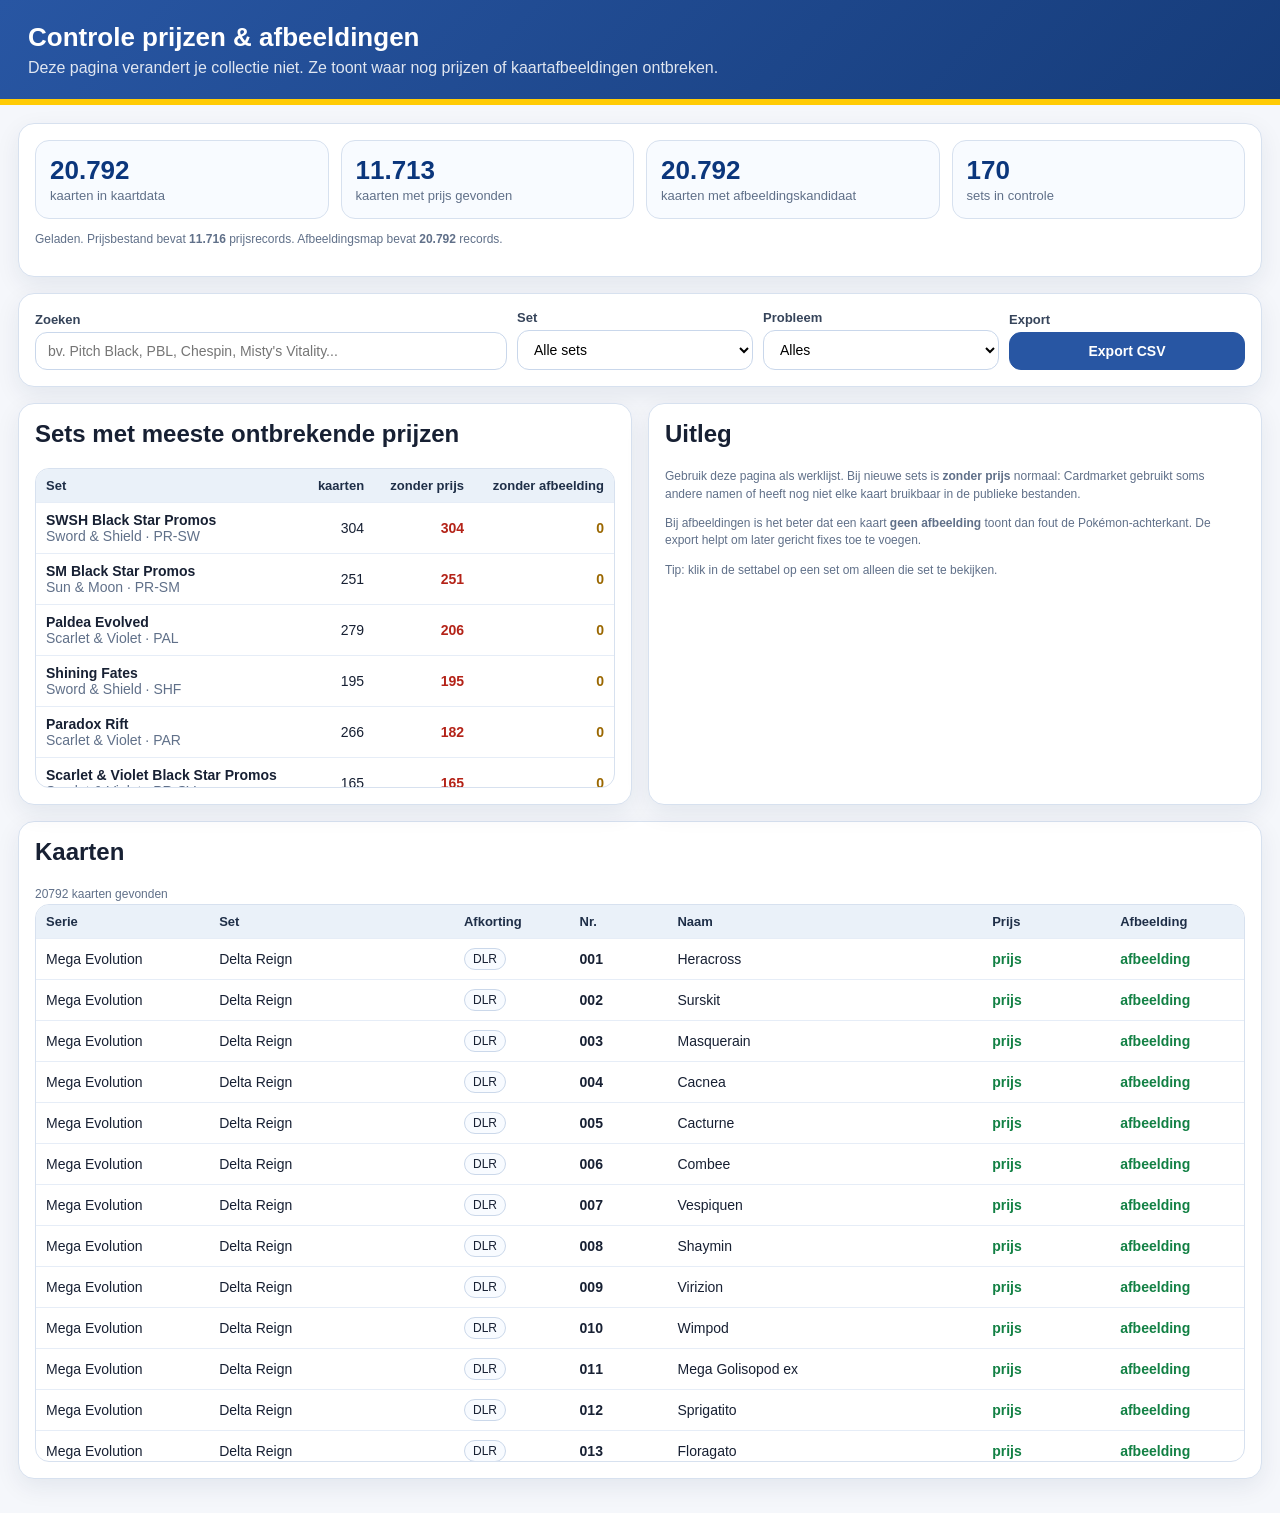
<file: controle.html>
<!DOCTYPE html>
<html lang="nl">
<head>
<meta charset="UTF-8" />
<meta name="viewport" content="width=device-width, initial-scale=1.0" />
<title>Pokémon TCG Checklist — Controle</title>
<style>
:root{--bg:#f5f7fb;--panel:#fff;--text:#172033;--muted:#607089;--border:#d7e1ef;--blue:#2856a3;--green:#128044;--red:#b42318;--yellow:#ffcb05;}
*{box-sizing:border-box} body{margin:0;font-family:Arial,Helvetica,sans-serif;background:var(--bg);color:var(--text)}
header{padding:22px 28px;background:linear-gradient(135deg,#2856a3,#163c7a);color:white;border-bottom:6px solid var(--yellow)}
header h1{margin:0 0 6px;font-size:26px} header p{margin:0;color:rgba(255,255,255,.86)}
main{padding:18px;max-width:1400px;margin:auto}.panel{background:var(--panel);border:1px solid var(--border);border-radius:16px;box-shadow:0 8px 24px rgba(15,40,80,.08);padding:16px;margin-bottom:16px}
.grid{display:grid;grid-template-columns:repeat(4,1fr);gap:12px}.stat{border:1px solid var(--border);border-radius:14px;padding:14px;background:#f8fbff}.stat b{display:block;font-size:26px;color:#0b367c}.stat span{font-size:13px;color:var(--muted)}
.controls{display:grid;grid-template-columns:2fr 1fr 1fr 1fr;gap:10px;align-items:end}label{display:block;font-size:13px;font-weight:700;margin:0 0 5px;color:#36445a}input,select,button{width:100%;border:1px solid #c9d7eb;border-radius:12px;padding:10px 12px;font-size:14px;background:white}button{cursor:pointer;font-weight:700;color:#12376f}button.primary{background:var(--blue);border-color:var(--blue);color:white}button:hover{background:#eef4ff}button.primary:hover{background:#173f82}
.small{font-size:12px;color:var(--muted);line-height:1.45}.ok{color:var(--green);font-weight:700}.bad{color:var(--red);font-weight:700}.warn{color:#9a6700;font-weight:700}.badge{display:inline-block;border:1px solid #cbd8ea;border-radius:999px;background:#f8fbff;padding:3px 8px;font-size:12px;white-space:nowrap}
.tablewrap{overflow:auto;max-height:62vh;border:1px solid var(--border);border-radius:14px}table{width:100%;border-collapse:collapse;font-size:14px}th,td{padding:9px 10px;border-bottom:1px solid #e6edf7;text-align:left;vertical-align:middle}th{position:sticky;top:0;background:#eaf1f9;z-index:2;color:#1f2f48;font-size:13px}tr:hover td{background:#f8fbff}.num{text-align:right;font-variant-numeric:tabular-nums}.setrow{cursor:pointer}.setrow.active td{background:#e9f7ef!important}.muted{color:var(--muted)}
.two{display:grid;grid-template-columns:1fr 1fr;gap:16px}@media(max-width:900px){.grid,.controls,.two{grid-template-columns:1fr}.tablewrap{max-height:none}}
</style>
</head>
<body>
<header>
  <h1>Controle prijzen & afbeeldingen</h1>
  <p>Deze pagina verandert je collectie niet. Ze toont waar nog prijzen of kaartafbeeldingen ontbreken.</p>
</header>
<main>
  <section class="panel">
    <div class="grid">
      <div class="stat"><b id="statCards">—</b><span>kaarten in kaartdata</span></div>
      <div class="stat"><b id="statPrices">—</b><span>kaarten met prijs gevonden</span></div>
      <div class="stat"><b id="statImages">—</b><span>kaarten met afbeeldingskandidaat</span></div>
      <div class="stat"><b id="statSets">—</b><span>sets in controle</span></div>
    </div>
    <p class="small" id="status">Data laden...</p>
  </section>

  <section class="panel">
    <div class="controls">
      <div><label>Zoeken</label><input id="q" type="search" placeholder="bv. Pitch Black, PBL, Chespin, Misty's Vitality..." /></div>
      <div><label>Set</label><select id="setFilter"><option value="">Alle sets</option></select></div>
      <div><label>Probleem</label><select id="issueFilter"><option value="all">Alles</option><option value="missingPrice">Zonder prijs</option><option value="missingImage">Zonder afbeelding</option><option value="missingBoth">Zonder prijs én afbeelding</option></select></div>
      <div><label>Export</label><button id="exportBtn" class="primary">Export CSV</button></div>
    </div>
  </section>

  <section class="two">
    <div class="panel">
      <h2 style="margin-top:0">Sets met meeste ontbrekende prijzen</h2>
      <div class="tablewrap" style="max-height:320px"><table><thead><tr><th>Set</th><th class="num">kaarten</th><th class="num">zonder prijs</th><th class="num">zonder afbeelding</th></tr></thead><tbody id="setBody"></tbody></table></div>
    </div>
    <div class="panel">
      <h2 style="margin-top:0">Uitleg</h2>
      <p class="small">Gebruik deze pagina als werklijst. Bij nieuwe sets is <b>zonder prijs</b> normaal: Cardmarket gebruikt soms andere namen of heeft nog niet elke kaart bruikbaar in de publieke bestanden.</p>
      <p class="small">Bij afbeeldingen is het beter dat een kaart <b>geen afbeelding</b> toont dan fout de Pokémon-achterkant. De export helpt om later gericht fixes toe te voegen.</p>
      <p class="small">Tip: klik in de settabel op een set om alleen die set te bekijken.</p>
    </div>
  </section>

  <section class="panel">
    <h2 style="margin-top:0">Kaarten</h2>
    <div class="small" id="resultCount">—</div>
    <div class="tablewrap"><table><thead><tr><th>Serie</th><th>Set</th><th>Afkorting</th><th>Nr.</th><th>Naam</th><th>Prijs</th><th>Afbeelding</th></tr></thead><tbody id="cardBody"></tbody></table></div>
  </section>
</main>
<script>
const $ = id => document.getElementById(id);
let cards = [], priceIndex = new Map(), imageIndex = new Map(), filtered = [];

function keyOf(c){ return c.key || [c.series,c.set,c.abbr,c.num,c.name].join('|'); }
function setKey(c){ return [c.series||'',c.set||'',c.abbr||''].join('|'); }
function norm(s){ return String(s||'').toLowerCase().normalize('NFD').replace(/[\u0300-\u036f]/g,'').replace(/[^a-z0-9]+/g,' ').trim(); }
function possibleKeys(c){
  const num = String(c.num||'').replace(/^0+(?=\d)/,'');
  return [keyOf(c), [c.series,c.set,c.abbr,c.num,c.name].join('|'), [c.series,c.set,c.abbr,num,c.name].join('|'), [c.abbr,c.num,c.name].join('|'), [c.abbr,num,c.name].join('|')].filter(Boolean);
}
async function fetchJson(path){ const res = await fetch(path + '?v=' + Date.now(), {cache:'reload'}); if(!res.ok) throw new Error(path + ' niet gevonden'); return await res.json(); }
function buildPriceIndex(data){
  const idx = new Map();
  const containers = [data?.prices, data?.cards, data?.priceMap, data?.data, data].filter(Boolean);
  for(const obj of containers){
    if(Array.isArray(obj)){
      for(const item of obj){
        if(!item || typeof item !== 'object') continue;
        const k = item.key || item.cardKey || item.appKey || item.id || item.card_id;
        if(k) idx.set(String(k), item);
      }
    } else if(typeof obj === 'object') {
      for(const [k,v] of Object.entries(obj)){
        if(v && typeof v === 'object') idx.set(String(k), v);
      }
    }
  }
  return idx;
}
function buildImageIndex(data){
  const idx = new Map();
  const images = data?.images || data?.cards || data || {};
  if(images && typeof images === 'object') for(const [k,v] of Object.entries(images)) idx.set(String(k), v);
  return idx;
}
function hasPrice(c){
  for(const k of possibleKeys(c)){
    const p = priceIndex.get(k);
    if(!p) continue;
    const values = [p.price,p.trend,p.trendPrice,p.avg,p.average,p.avg30,p.low,p.value,p.current,p.currentPrice];
    if(values.some(v => v !== undefined && v !== null && String(v).trim() !== '' && String(v).trim() !== '—')) return true;
  }
  return false;
}
function hasImage(c){
  for(const k of possibleKeys(c)){
    const im = imageIndex.get(k);
    if(!im) continue;
    if(typeof im === 'string' && im.trim()) return true;
    if(im.bestUrl || im.url || im.image || im.large || (Array.isArray(im.candidates) && im.candidates.length)) return true;
  }
  return false;
}
function priceLabel(c){ return hasPrice(c) ? '<span class="ok">prijs</span>' : '<span class="bad">geen prijs</span>'; }
function imageLabel(c){ return hasImage(c) ? '<span class="ok">afbeelding</span>' : '<span class="warn">geen afbeelding</span>'; }
function computeSetStats(){
  const map = new Map();
  for(const c of cards){
    const k = setKey(c);
    if(!map.has(k)) map.set(k,{series:c.series||'',set:c.set||'',abbr:c.abbr||'',total:0,missingPrice:0,missingImage:0});
    const s = map.get(k); s.total++; if(!hasPrice(c)) s.missingPrice++; if(!hasImage(c)) s.missingImage++;
  }
  return [...map.values()].sort((a,b)=> b.missingPrice-a.missingPrice || b.missingImage-a.missingImage || a.set.localeCompare(b.set));
}
function renderSets(){
  const body = $('setBody'); body.innerHTML = '';
  for(const s of computeSetStats().slice(0,80)){
    const tr = document.createElement('tr'); tr.className = 'setrow'; tr.dataset.key = [s.series,s.set,s.abbr].join('|');
    tr.innerHTML = `<td><b>${s.set}</b><br><span class="muted">${s.series} · ${s.abbr}</span></td><td class="num">${s.total}</td><td class="num bad">${s.missingPrice}</td><td class="num warn">${s.missingImage}</td>`;
    tr.onclick = () => { $('setFilter').value = tr.dataset.key; applyFilters(); };
    body.appendChild(tr);
  }
}
function fillSetFilter(){
  const sel = $('setFilter');
  const sets = [...new Map(cards.map(c => [setKey(c), c])).entries()].map(([k,c])=>({k, label:`${c.set} (${c.abbr || '—'})`})).sort((a,b)=>a.label.localeCompare(b.label));
  for(const s of sets){ const opt = document.createElement('option'); opt.value=s.k; opt.textContent=s.label; sel.appendChild(opt); }
}
function applyFilters(){
  const q = norm($('q').value); const sf = $('setFilter').value; const issue = $('issueFilter').value;
  filtered = cards.filter(c => {
    if(sf && setKey(c)!==sf) return false;
    if(q && !norm([c.series,c.set,c.abbr,c.num,c.name].join(' ')).includes(q)) return false;
    const p = hasPrice(c), im = hasImage(c);
    if(issue==='missingPrice' && p) return false;
    if(issue==='missingImage' && im) return false;
    if(issue==='missingBoth' && (p || im)) return false;
    return true;
  });
  renderCards();
}
function renderCards(){
  $('resultCount').textContent = `${filtered.length} kaarten gevonden`;
  const body = $('cardBody'); body.innerHTML = '';
  for(const c of filtered.slice(0,1000)){
    const tr = document.createElement('tr');
    tr.innerHTML = `<td>${c.series||''}</td><td>${c.set||''}</td><td><span class="badge">${c.abbr||'—'}</span></td><td><b>${c.num||''}</b></td><td>${c.name||''}</td><td>${priceLabel(c)}</td><td>${imageLabel(c)}</td>`;
    body.appendChild(tr);
  }
  if(filtered.length > 1000){ const tr = document.createElement('tr'); tr.innerHTML = `<td colspan="7" class="small">Alleen eerste 1000 rijen getoond. Gebruik zoek/filter of exporteer CSV.</td>`; body.appendChild(tr); }
}
function exportCsv(){
  const rows = [['serie','set','afkorting','nummer','naam','heeftPrijs','heeftAfbeelding']];
  for(const c of filtered) rows.push([c.series,c.set,c.abbr,c.num,c.name,hasPrice(c)?'ja':'nee',hasImage(c)?'ja':'nee']);
  const csv = rows.map(r => r.map(v => '"'+String(v??'').replaceAll('"','""')+'"').join(';')).join('\n');
  const blob = new Blob([csv], {type:'text/csv;charset=utf-8'});
  const a = document.createElement('a'); a.href = URL.createObjectURL(blob); a.download = 'pokemon_controle_export.csv'; a.click(); URL.revokeObjectURL(a.href);
}
async function init(){
  try{
    const [cardData, priceData, imageData] = await Promise.all([fetchJson('pokemon_cards_data.json'), fetchJson('prices.json').catch(()=>({})), fetchJson('pokemon_image_map.json').catch(()=>({}))]);
    cards = Array.isArray(cardData) ? cardData : (cardData.cards || []);
    priceIndex = buildPriceIndex(priceData); imageIndex = buildImageIndex(imageData);
    const priced = cards.filter(hasPrice).length, imaged = cards.filter(hasImage).length;
    $('statCards').textContent = cards.length.toLocaleString('nl-BE'); $('statPrices').textContent = priced.toLocaleString('nl-BE'); $('statImages').textContent = imaged.toLocaleString('nl-BE'); $('statSets').textContent = new Set(cards.map(setKey)).size.toLocaleString('nl-BE');
    $('status').innerHTML = `Geladen. Prijsbestand bevat <b>${priceIndex.size.toLocaleString('nl-BE')}</b> prijsrecords. Afbeeldingsmap bevat <b>${imageIndex.size.toLocaleString('nl-BE')}</b> records.`;
    fillSetFilter(); renderSets(); applyFilters();
  }catch(err){ $('status').innerHTML = '<span class="bad">Fout bij laden:</span> ' + err.message; console.error(err); }
}
$('q').addEventListener('input', applyFilters); $('setFilter').addEventListener('change', applyFilters); $('issueFilter').addEventListener('change', applyFilters); $('exportBtn').addEventListener('click', exportCsv);
init();
</script>
</body>
</html>
</file>
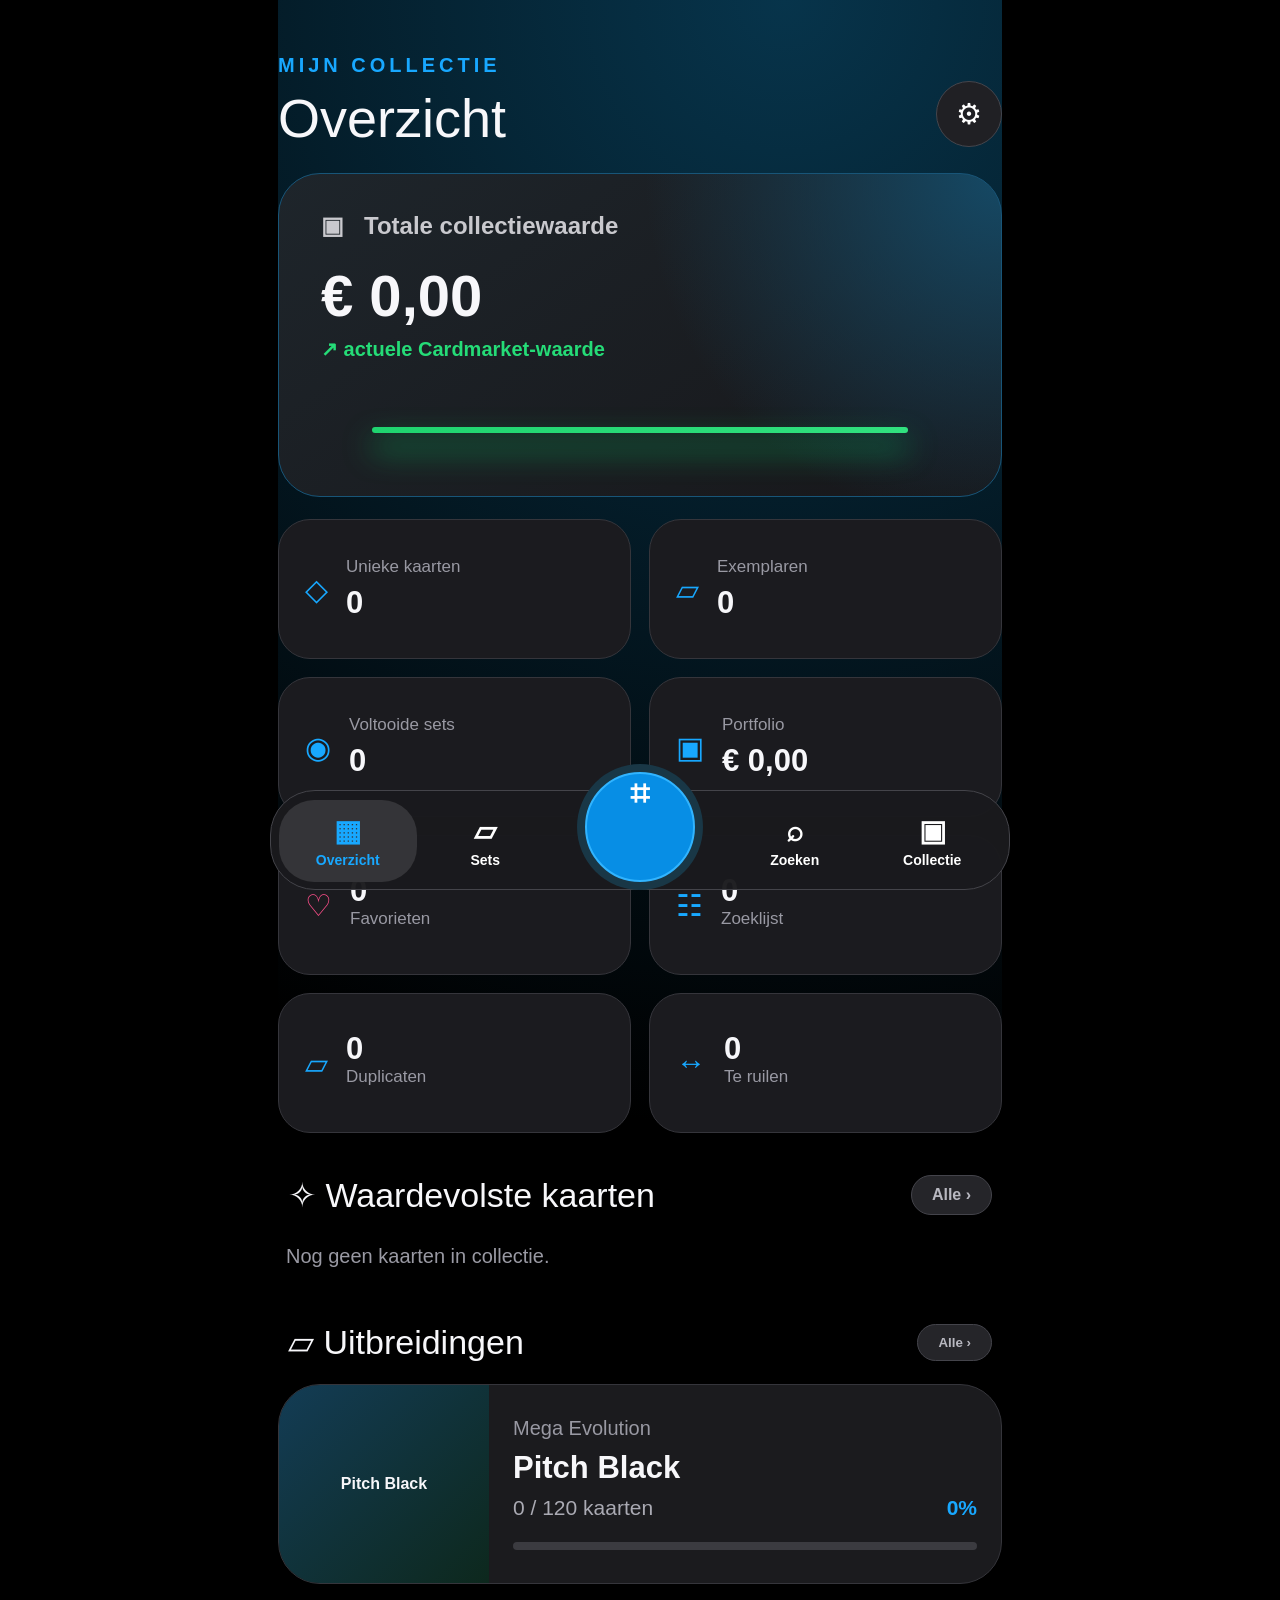
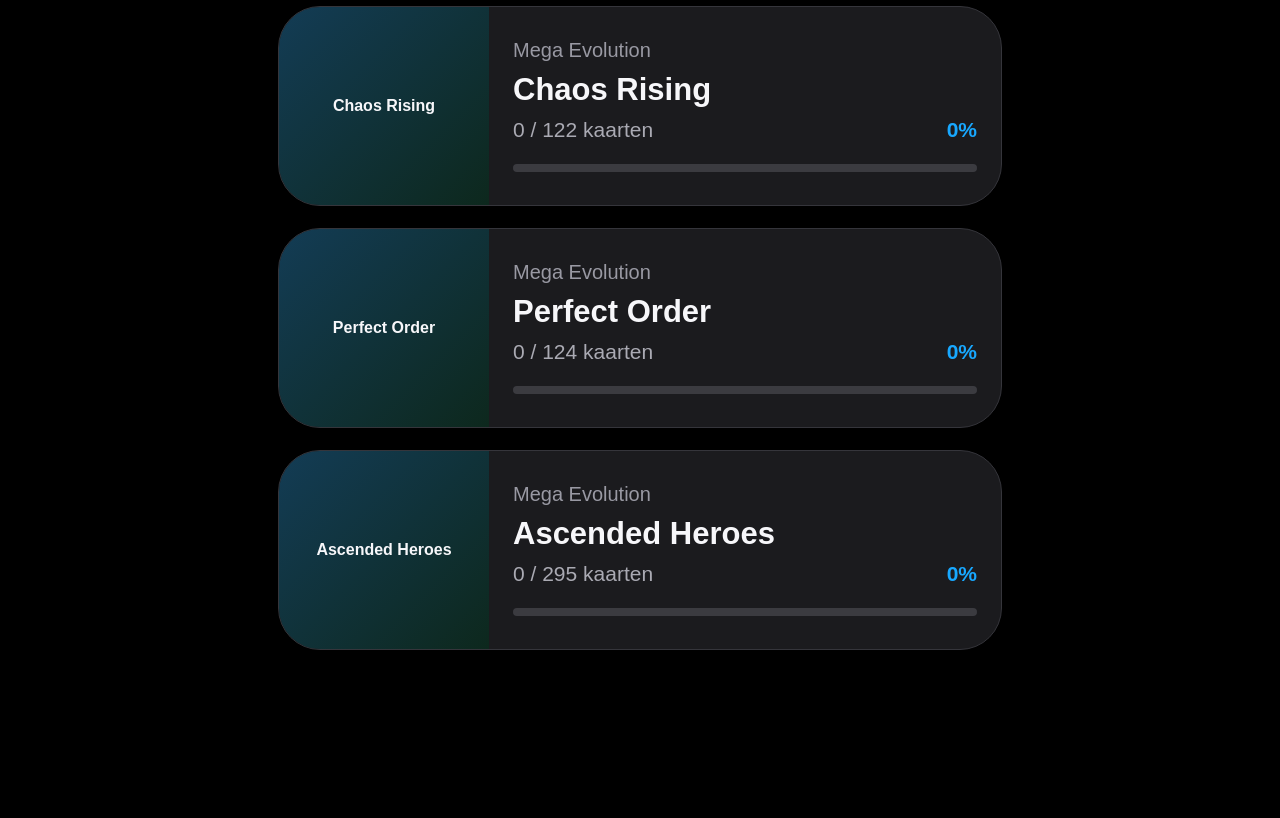
<file: dark-preview.html>
<!doctype html>
<html lang="nl"><head><meta charset="utf-8"><meta name="viewport" content="width=device-width,initial-scale=1,viewport-fit=cover">
<meta name="theme-color" content="#000000"><meta name="apple-mobile-web-app-capable" content="yes"><meta name="apple-mobile-web-app-status-bar-style" content="black-translucent">
<title>Pokémon TCG Collectie</title><link rel="manifest" href="manifest.webmanifest"><link rel="apple-touch-icon" href="icons/icon-180.png">
<style>
:root{--bg:#000;--card:#1c1c1f;--card2:#202024;--line:#35353b;--muted:#9999a3;--blue:#18a8ff;--blue2:#078ee5;--green:#25dc77;--pink:#ff4f8b;--white:#f7f7fa}
*{box-sizing:border-box}html,body{margin:0;background:#000;color:var(--white);font-family:-apple-system,BlinkMacSystemFont,"SF Pro Display","Segoe UI",sans-serif}body{min-height:100vh}.app{max-width:780px;margin:auto;padding:env(safe-area-inset-top) 28px calc(120px + env(safe-area-inset-bottom))}
.page{display:none}.page.active{display:block}.hero{padding:54px 0 26px;background:radial-gradient(circle at 70% 0,#07344b 0,transparent 48%)}.kicker{color:var(--blue);font-size:20px;font-weight:800;letter-spacing:4px}.title{font-size:54px;line-height:1;margin:14px 0 28px;font-weight:400}.toprow{display:flex;justify-content:space-between;align-items:center}.round{width:66px;height:66px;border-radius:50%;background:#202024;border:1px solid #45454c;color:white;font-size:29px;display:grid;place-items:center}
.valuecard{background:radial-gradient(circle at 100% 0,#154965 0,transparent 45%),linear-gradient(145deg,#1e252b,#17171a);border:1px solid #185578;border-radius:42px;padding:38px 42px 28px;min-height:320px}.label{font-size:24px;font-weight:700;color:#c9c9ce}.bigvalue{font-size:58px;font-weight:800;margin:22px 0 8px}.gain{color:var(--green);font-size:20px;font-weight:750}.spark{height:75px;margin-top:32px;position:relative}.spark:after{content:"";position:absolute;left:8%;right:8%;top:45%;height:6px;border-radius:8px;background:linear-gradient(90deg,#1fd46f,#31e17f);box-shadow:0 16px 30px #0c6}
.grid{display:grid;grid-template-columns:1fr 1fr;gap:18px;margin-top:22px}.metric{background:#1b1b1f;border:1px solid #35353b;border-radius:32px;padding:26px;min-height:140px;display:flex;gap:18px;align-items:center}.mi{color:var(--blue);font-size:30px}.metric small{display:block;color:var(--muted);font-size:17px;margin-bottom:8px}.metric b{font-size:31px}.metric.pink .mi{color:var(--pink)}
.sectiontitle{display:flex;justify-content:space-between;align-items:center;margin:42px 10px 18px}.sectiontitle h2{font-size:34px;font-weight:500;margin:0}.pill{background:#252529;border:1px solid #44444b;border-radius:30px;padding:10px 20px;color:#b8b8c0;font-weight:700}
.setcard{display:grid;grid-template-columns:210px 1fr;background:#1b1b1e;border:1px solid #35353b;border-radius:42px;overflow:hidden;margin:22px 0;min-height:200px}.setlogo{background:linear-gradient(135deg,#133c55,#0d281d);display:flex;align-items:center;justify-content:center;padding:20px;font-weight:900;text-align:center}.setbody{padding:32px 24px}.series{color:var(--muted);font-size:20px}.setname{font-size:31px;font-weight:800;margin:10px 0}.setmeta{display:flex;justify-content:space-between;color:#aaaab3;font-size:21px}.pct{color:var(--blue);font-weight:800}.bar{height:8px;background:#3b3b40;border-radius:8px;margin-top:22px;overflow:hidden}.bar i{display:block;height:100%;background:var(--blue);width:0}
.search{background:#1b1b1e;border:1px solid #3b3b41;border-radius:28px;padding:22px 28px;color:white;width:100%;font-size:23px}.chips{display:flex;gap:14px;overflow:auto;padding:22px 0}.chip{white-space:nowrap;border-radius:30px;padding:14px 25px;background:#202024;border:1px solid #414147;color:#bdbdc5;font-size:18px;font-weight:700}.chip.active{color:var(--blue);border-color:var(--blue);background:#082838}
.subtle{color:var(--muted);font-size:20px;margin:12px 8px}.cards{display:grid;gap:14px}.cardrow{display:grid;grid-template-columns:74px 1fr auto;gap:18px;align-items:center;background:#1b1b1e;border:1px solid #35353b;border-radius:28px;padding:16px}.thumb{width:74px;height:104px;object-fit:cover;border-radius:8px;background:#29292e}.cardrow h3{font-size:23px;margin:0 0 7px}.cardrow p{margin:0;color:var(--muted)}.price{font-size:22px;font-weight:800}
.bottom{position:fixed;z-index:50;left:50%;transform:translateX(-50%);bottom:calc(10px + env(safe-area-inset-bottom));width:min(740px,calc(100% - 28px));height:100px;border-radius:45px;background:rgba(26,26,29,.97);border:1px solid #44444a;display:grid;grid-template-columns:1fr 1fr 1.25fr 1fr 1fr;align-items:center;padding:8px}.nav{border:0;background:none;color:#fff;text-align:center;font-weight:700;font-size:14px}.nav span{display:block;font-size:29px;margin-bottom:4px}.nav.active{color:var(--blue);background:#343438;border-radius:35px;height:82px}.scanbtn{width:110px;height:110px;border-radius:50%;background:var(--blue2);border:2px solid #31b4ff;color:white;font-size:34px;margin:-28px auto 0;box-shadow:0 0 0 8px #193746}
.scanner{padding-top:46px}.camera{position:relative;border-radius:38px;overflow:hidden;background:#151518;aspect-ratio:3/4;border:1px solid #34343a}.camera video{width:100%;height:100%;object-fit:cover}.frame{position:absolute;inset:14% 13%;border:4px solid #ffd17d;border-radius:28px}.scanstatus{background:#1b1b1f;border:1px solid #35353b;border-radius:30px;margin:24px 0;padding:25px}.checks{display:flex;justify-content:space-between;gap:8px;color:#aaa}.ok{color:#9ff0bd}.actions{display:grid;grid-template-columns:1fr 120px 1fr;gap:12px;align-items:center}.action{background:#242428;border:1px solid #45454c;border-radius:24px;padding:20px 10px;color:white;font-weight:750;text-align:center}.scanNow{width:110px;height:110px;border-radius:50%;background:var(--blue2);border:8px solid #bce9ff;color:white;font-weight:800}
@media(max-width:560px){.app{padding-left:16px;padding-right:16px}.title{font-size:48px}.valuecard{padding:30px 25px;min-height:290px}.bigvalue{font-size:52px}.metric{padding:20px 16px;min-height:125px}.setcard{grid-template-columns:31% 69%;border-radius:28px;min-height:165px}.setbody{padding:24px 16px}.setname{font-size:26px}.series,.setmeta{font-size:17px}.bottom{height:88px}.scanbtn{width:100px;height:100px}.nav.active{height:72px}}
</style></head><body><main class="app">
<section id="overview" class="page active"><div class="hero"><div class="toprow"><div><div class="kicker">MIJN COLLECTIE</div><h1 class="title">Overzicht</h1></div><button class="round">⚙︎</button></div>
<div class="valuecard"><div class="label">▣ &nbsp; Totale collectiewaarde</div><div id="totalValue" class="bigvalue">€ 0,00</div><div class="gain">↗ actuele Cardmarket-waarde</div><div class="spark"></div></div>
<div class="grid">
<div class="metric"><span class="mi">◇</span><div><small>Unieke kaarten</small><b id="uniqueCount">0</b></div></div>
<div class="metric"><span class="mi">▱</span><div><small>Exemplaren</small><b id="copyCount">0</b></div></div>
<div class="metric"><span class="mi">◉</span><div><small>Voltooide sets</small><b id="completeCount">0</b></div></div>
<div class="metric"><span class="mi">▣</span><div><small>Portfolio</small><b id="portfolioValue">€ 0,00</b></div></div>
<div class="metric pink"><span class="mi">♡</span><div><b>0</b><small>Favorieten</small></div></div>
<div class="metric"><span class="mi">☷</span><div><b>0</b><small>Zoeklijst</small></div></div>
<div class="metric"><span class="mi">▱</span><div><b id="duplicateCount">0</b><small>Duplicaten</small></div></div>
<div class="metric"><span class="mi">↔</span><div><b id="tradeCount">0</b><small>Te ruilen</small></div></div></div>
<div class="sectiontitle"><h2>✧ Waardevolste kaarten</h2><span class="pill">Alle ›</span></div><div id="topCards" class="cards"></div>
<div class="sectiontitle"><h2>▱ Uitbreidingen</h2><button class="pill" onclick="showPage('sets')">Alle ›</button></div><div id="overviewSets"></div></section>

<section id="sets" class="page"><div class="hero"><div class="kicker">ALLE REEKSEN</div><h1 class="title">Uitbreidingen</h1><input id="setSearch" class="search" placeholder="⌕  Zoek een uitbreiding"><div id="chips" class="chips"></div><div id="setCountLabel" class="subtle"></div><div id="setList"></div></div></section>

<section id="search" class="page"><div class="hero"><div class="kicker">KAARTEN ZOEKEN</div><h1 class="title">Zoeken</h1><input id="cardSearch" class="search" placeholder="⌕  Zoek kaart, set of nummer"><div id="searchResults" class="cards" style="margin-top:24px"></div></div></section>

<section id="collection" class="page"><div class="hero"><div class="kicker">MIJN PORTFOLIO</div><h1 class="title">Collectie</h1><div class="grid"><div class="metric"><div><small>In collectie</small><b id="cUnique">0</b><small id="cCopies">0 exemplaren</small></div></div><div class="metric"><div><small>Prijsdekking</small><b id="coverage">0/0</b><small>Cardmarket + aanvulling</small></div></div></div>
<div class="sectiontitle"><h2>Waarde per uitbreiding</h2></div><div id="setValues" class="cards"></div><div class="sectiontitle"><h2>Duurste kaarten</h2></div><div id="collectionCards" class="cards"></div></div></section>

<section id="scanner" class="page scanner"><div class="toprow"><div><div class="kicker">AUTOMATISCHE HERKENNING</div><h1 class="title">Kaartscanner</h1></div><button class="round" onclick="stopCamera();showPage('overview')">×</button></div>
<div class="camera"><video id="video" playsinline autoplay muted></video><div class="frame"></div></div>
<div class="scanstatus"><div class="checks"><span class="ok">✓ Kaart in kader</span><span class="ok">✓ Licht goed</span><span>○ Stil en scherp</span></div><h2>Hou de kaart rustig; kleine beweging is oké</h2><p class="subtle">Lijn de vier kaarthoeken uit met het kader.</p></div>
<div class="actions"><label class="action">▧ Kies foto<input id="photoInput" type="file" accept="image/*" capture="environment" hidden></label><button id="scanNow" class="scanNow">⌗<br><small>Scan nu</small></button><button id="flash" class="action">⌑ Flits aan</button></div></section>
</main>
<nav class="bottom"><button class="nav active" data-page="overview"><span>▦</span>Overzicht</button><button class="nav" data-page="sets"><span>▱</span>Sets</button><button class="nav" data-page="scanner"><div class="scanbtn">⌗</div></button><button class="nav" data-page="search"><span>⌕</span>Zoeken</button><button class="nav" data-page="collection"><span>▣</span>Collectie</button></nav>
<script>
const DATA_URL='pokemon_cards_data.json',PRICE_URL='prices.json',IMAGE_URL='pokemon_image_map.json',STORAGE_KEY='pokemon_tcg_owned_cards_v1';
let DB={sets:[],cards:[]},prices=new Map(),images={},owned={},activeSeries='Alles',stream=null;
const euro=n=>'€ '+Number(n||0).toLocaleString('nl-BE',{minimumFractionDigits:2,maximumFractionDigits:2});
function readOwned(){try{return JSON.parse(localStorage.getItem(STORAGE_KEY)||'{}')||{}}catch{return{}}}
function qty(v){if(typeof v==='number')return v;if(typeof v==='boolean')return v?1:0;if(v&&typeof v==='object')return Number(v.qty??v.count??v.owned??1)||0;return Number(v)||0}
function getPrice(k){return Number(prices.get(k)?.price||prices.get(k)?.trendPrice||0)}
function img(k){return images[k]?.bestUrl||''}
function ownedEntries(){return DB.cards.map(c=>({c,q:qty(owned[c.key]),p:getPrice(c.key)})).filter(x=>x.q>0)}
function cardRow(x,rank=''){let c=x.c||x,p=x.p??getPrice(c.key),q=x.q??qty(owned[c.key]);return '<div class="cardrow">'+(rank?'<b style="color:var(--blue);font-size:24px">'+rank+'</b>':'')+'<img class="thumb" src="'+img(c.key)+'" onerror="this.style.visibility=\'hidden\'"><div><h3>'+c.name+'</h3><p>'+c.set+' · '+c.num+(q?' · '+q+'× in bezit':'')+'</p></div><div class="price">'+(p?euro(p*q||p):'—')+'</div></div>'}
function stats(){const a=ownedEntries(),copies=a.reduce((s,x)=>s+x.q,0),value=a.reduce((s,x)=>s+x.q*x.p,0),dups=a.reduce((s,x)=>s+Math.max(0,x.q-1),0);uniqueCount.textContent=a.length;copyCount.textContent=copies;duplicateCount.textContent=dups;tradeCount.textContent=dups;totalValue.textContent=euro(value);portfolioValue.textContent=euro(value);cUnique.textContent=a.length;cCopies.textContent=copies+' exemplaren';coverage.textContent=a.filter(x=>x.p>0).length+'/'+a.length;
const top=[...a].sort((x,y)=>y.q*y.p-x.q*x.p).slice(0,6);topCards.innerHTML=top.map((x,i)=>cardRow(x,i+1)).join('')||'<p class="subtle">Nog geen kaarten in collectie.</p>';collectionCards.innerHTML=top.map((x,i)=>cardRow(x,i+1)).join('');
const by={};a.forEach(x=>{by[x.c.set]=(by[x.c.set]||0)+x.q*x.p});setValues.innerHTML=Object.entries(by).sort((a,b)=>b[1]-a[1]).slice(0,6).map(([s,v],i)=>'<div class="cardrow"><b style="color:var(--blue);font-size:24px">'+(i+1)+'</b><div><h3>'+s+'</h3><p>collectiewaarde</p></div><div class="price">'+euro(v)+'</div></div>').join('')}
function setCard(s){const cards=DB.cards.filter(c=>c.set===s.set),have=cards.filter(c=>qty(owned[c.key])>0).length,pct=s.count?Math.round(have/s.count*100):0;return '<div class="setcard"><div class="setlogo">'+s.set+'</div><div class="setbody"><div class="series">'+s.series+'</div><div class="setname">'+s.set+'</div><div class="setmeta"><span>'+have+' / '+s.count+' kaarten</span><span class="pct">'+pct+'%</span></div><div class="bar"><i style="width:'+pct+'%"></i></div></div></div>'}
function renderSets(){const q=setSearch.value.toLowerCase(),arr=DB.sets.filter(s=>(activeSeries==='Alles'||s.series===activeSeries)&&s.set.toLowerCase().includes(q));setCountLabel.textContent=arr.length+' uitbreidingen';setList.innerHTML=arr.map(setCard).join('')}
function setupSets(){const series=['Alles',...new Set(DB.sets.map(s=>s.series))];chips.innerHTML=series.map((s,i)=>'<button class="chip '+(i===0?'active':'')+'" data-series="'+s+'">'+s+'</button>').join('');chips.onclick=e=>{const b=e.target.closest('.chip');if(!b)return;activeSeries=b.dataset.series;[...chips.children].forEach(x=>x.classList.toggle('active',x===b));renderSets()};setSearch.oninput=renderSets;renderSets();overviewSets.innerHTML=DB.sets.slice(3,7).map(setCard).join('')}
function setupSearch(){cardSearch.oninput=()=>{const q=cardSearch.value.trim().toLowerCase();if(q.length<2){searchResults.innerHTML='';return}searchResults.innerHTML=DB.cards.filter(c=>(c.name+' '+c.set+' '+c.num+' '+c.abbr).toLowerCase().includes(q)).slice(0,40).map(c=>cardRow(c)).join('')}}
function showPage(id){document.querySelectorAll('.page').forEach(p=>p.classList.toggle('active',p.id===id));document.querySelectorAll('.nav').forEach(n=>n.classList.toggle('active',n.dataset.page===id));if(id==='scanner')startCamera();else stopCamera();scrollTo(0,0)}
document.querySelector('.bottom').onclick=e=>{const b=e.target.closest('.nav');if(b)showPage(b.dataset.page)}
async function startCamera(){if(stream)return;try{stream=await navigator.mediaDevices.getUserMedia({video:{facingMode:{ideal:'environment'}},audio:false});video.srcObject=stream}catch(e){console.warn(e)}}
function stopCamera(){if(stream){stream.getTracks().forEach(t=>t.stop());stream=null;video.srcObject=null}}
scanNow.onclick=()=>alert('Scannerherkenning wordt gekoppeld aan scanner 2.1; camera en kader werken al in deze herstelversie.');
async function init(){try{const [d,p,im]=await Promise.all([fetch(DATA_URL).then(r=>r.json()),fetch(PRICE_URL).then(r=>r.json()),fetch(IMAGE_URL).then(r=>r.json())]);DB=d;(p.prices||[]).forEach(x=>prices.set(x.key,x));images=im.images||{};owned=readOwned();stats();setupSets();setupSearch()}catch(e){console.error(e);setCountLabel.textContent='Data kon niet geladen worden.'}}
init();
</script></body></html>
</file>
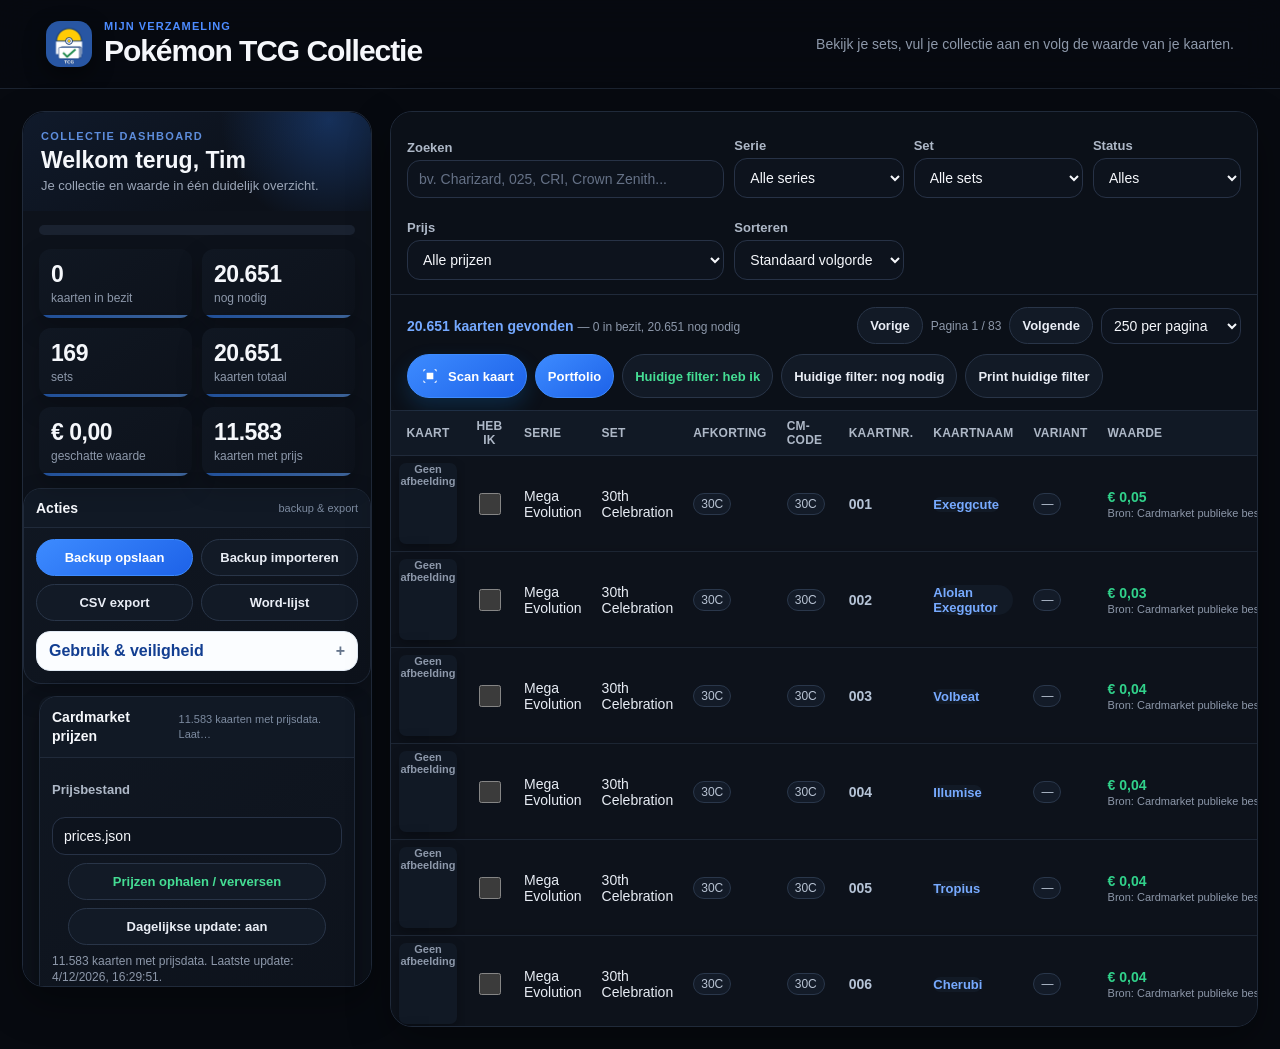
<file: dark-v1.html>
<!doctype html>
<html lang="nl">
<head>
  <meta charset="utf-8">
  <meta name="viewport" content="width=device-width,initial-scale=1,viewport-fit=cover">
  <meta name="theme-color" content="#070a10">
  <title>Pokémon TCG — Dark Valusaur v1</title>
  <meta http-equiv="refresh" content="0;url=./index.html">
  <style>
    html,body{margin:0;min-height:100%;background:#070a10;color:#f5f7fb;font-family:-apple-system,BlinkMacSystemFont,"Segoe UI",sans-serif}
    body{min-height:100vh;display:grid;place-items:center;text-align:center}
    p{color:#8d98aa}
  </style>
</head>
<body>
  <main><strong>Dark Valusaur v1</strong><p>De volledige collectie-app wordt geopend…</p></main>
  <script>location.replace('./index.html');</script>
</body>
</html>
</file>
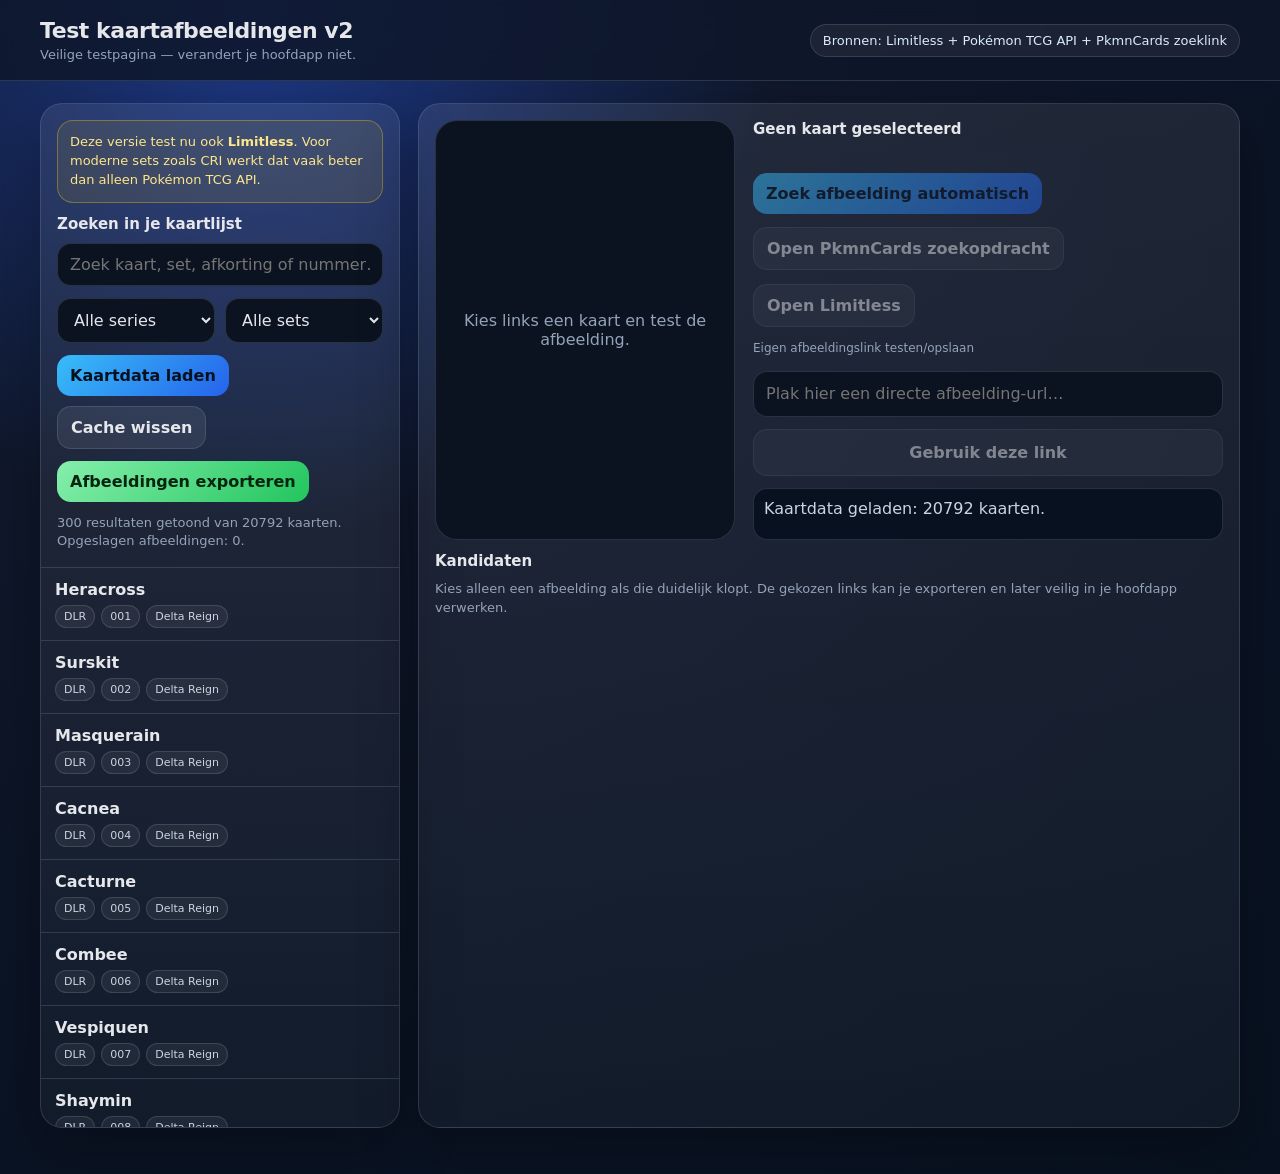
<file: test-afbeeldingen.html>
<!doctype html>
<html lang="nl">
<head>
  <meta charset="utf-8" />
  <meta name="viewport" content="width=device-width, initial-scale=1" />
  <title>Pokémon TCG – test kaartafbeeldingen v2</title>
  <style>
    :root{--bg:#0f172a;--panel:#111c34;--card:#17213b;--muted:#94a3b8;--text:#e5e7eb;--line:rgba(148,163,184,.22);--accent:#facc15;--accent2:#38bdf8;--good:#22c55e;--warn:#f97316;--bad:#ef4444;--shadow:0 20px 60px rgba(0,0,0,.28);--radius:22px;}
    *{box-sizing:border-box} body{margin:0;font-family:Inter,system-ui,-apple-system,Segoe UI,Roboto,Arial,sans-serif;background:radial-gradient(circle at 20% 0%,#1e3a8a 0,#0f172a 34%,#07111f 100%);color:var(--text);min-height:100vh}
    header{position:sticky;top:0;z-index:5;background:rgba(15,23,42,.86);backdrop-filter:blur(14px);border-bottom:1px solid var(--line)} .top{max-width:1240px;margin:0 auto;padding:18px 20px;display:flex;gap:16px;align-items:center;justify-content:space-between}
    h1{font-size:22px;margin:0;letter-spacing:-.02em}.sub{font-size:13px;color:var(--muted);margin-top:4px}.pill{display:inline-flex;align-items:center;gap:8px;padding:8px 12px;border:1px solid var(--line);border-radius:999px;background:rgba(255,255,255,.06);font-size:13px;color:#dbeafe}
    main{max-width:1240px;margin:0 auto;padding:22px 20px 46px;display:grid;grid-template-columns:360px 1fr;gap:18px}.panel{background:linear-gradient(180deg,rgba(255,255,255,.08),rgba(255,255,255,.035));border:1px solid var(--line);border-radius:var(--radius);box-shadow:var(--shadow);overflow:hidden}.panel h2{font-size:15px;margin:0 0 10px}.inner{padding:16px}.hint{color:var(--muted);font-size:13px;line-height:1.45}.small{font-size:12px;color:var(--muted)}
    input,select,button,textarea{font:inherit} input,select,textarea{width:100%;background:#0b1220;border:1px solid var(--line);border-radius:14px;color:var(--text);padding:11px 12px;outline:none} input:focus,select:focus,textarea:focus{border-color:rgba(56,189,248,.75);box-shadow:0 0 0 3px rgba(56,189,248,.12)}
    .grid2{display:grid;grid-template-columns:1fr 1fr;gap:10px}.row{display:flex;gap:10px;align-items:center;flex-wrap:wrap}.stack{display:grid;gap:12px}.btn{border:0;border-radius:14px;background:linear-gradient(135deg,#facc15,#f97316);color:#111827;font-weight:800;padding:11px 13px;cursor:pointer;text-decoration:none;text-align:center}.btn.secondary{background:rgba(255,255,255,.08);border:1px solid var(--line);color:var(--text)}.btn.blue{background:linear-gradient(135deg,#38bdf8,#2563eb);color:#06111f}.btn.good{background:linear-gradient(135deg,#86efac,#22c55e);color:#06240f}.btn:disabled{opacity:.5;cursor:not-allowed}
    .list{max-height:560px;overflow:auto;border-top:1px solid var(--line)}.item{padding:12px 14px;border-bottom:1px solid var(--line);cursor:pointer}.item:hover{background:rgba(255,255,255,.06)}.item.active{background:rgba(56,189,248,.13);border-left:4px solid var(--accent2);padding-left:10px}.item b{display:block}.meta{display:flex;gap:6px;flex-wrap:wrap;margin-top:6px}.tag{font-size:11px;border:1px solid var(--line);background:rgba(255,255,255,.06);border-radius:999px;padding:4px 8px;color:#cbd5e1}.tag.ok{border-color:rgba(34,197,94,.5);color:#bbf7d0}.tag.warn{border-color:rgba(249,115,22,.55);color:#fed7aa}
    .detail{display:grid;grid-template-columns:300px 1fr;gap:18px}.cardPreview{background:#0b1220;border:1px solid var(--line);border-radius:22px;min-height:420px;display:flex;align-items:center;justify-content:center;overflow:hidden}.cardPreview img{width:100%;height:auto;display:block}.placeholder{color:var(--muted);text-align:center;padding:24px}.candidateGrid{display:grid;grid-template-columns:repeat(auto-fill,minmax(170px,1fr));gap:14px;margin-top:14px}.candidate{background:rgba(255,255,255,.06);border:1px solid var(--line);border-radius:18px;overflow:hidden}.candidate img{width:100%;display:block;background:#0b1220}.candBody{padding:10px}.candBody b{font-size:13px}.candBody .small{margin:5px 0 10px}.status{white-space:pre-wrap;background:#07111f;border:1px solid var(--line);border-radius:14px;padding:10px;color:#cbd5e1;max-height:190px;overflow:auto}
    .notice{border:1px solid rgba(250,204,21,.35);background:rgba(250,204,21,.09);border-radius:16px;padding:12px;color:#fde68a;font-size:13px;line-height:1.45}.kbd{font-family:ui-monospace,SFMono-Regular,Menlo,Consolas,monospace;background:#0b1220;border:1px solid var(--line);padding:2px 6px;border-radius:7px;color:#f8fafc}.bad{color:#fca5a5}.oktxt{color:#86efac}.muted{color:var(--muted)}
    @media(max-width:900px){main{grid-template-columns:1fr}.detail{grid-template-columns:1fr}.cardPreview{max-width:300px;margin:auto}.top{align-items:flex-start;flex-direction:column}.grid2{grid-template-columns:1fr}}
  </style>
</head>
<body>
<header><div class="top"><div><h1>Test kaartafbeeldingen v2</h1><div class="sub">Veilige testpagina — verandert je hoofdapp niet.</div></div><div class="pill">Bronnen: Limitless + Pokémon TCG API + PkmnCards zoeklink</div></div></header>
<main>
  <section class="panel">
    <div class="inner stack">
      <div class="notice">Deze versie test nu ook <b>Limitless</b>. Voor moderne sets zoals CRI werkt dat vaak beter dan alleen Pokémon TCG API.</div>
      <div><h2>Zoeken in je kaartlijst</h2><input id="search" placeholder="Zoek kaart, set, afkorting of nummer… bv Vulpix CRI 008" /></div>
      <div class="grid2"><select id="seriesFilter"><option value="">Alle series</option></select><select id="setFilter"><option value="">Alle sets</option></select></div>
      <div class="row"><button class="btn blue" id="reloadBtn">Kaartdata laden</button><button class="btn secondary" id="clearBtn">Cache wissen</button></div>
      <div class="row"><button class="btn good" id="exportBtn">Afbeeldingen exporteren</button></div>
      <div class="hint" id="count">Nog geen kaartdata geladen.</div>
    </div><div class="list" id="list"></div>
  </section>
  <section class="panel"><div class="inner stack"><div class="detail"><div><div class="cardPreview" id="preview"><div class="placeholder">Kies links een kaart en test de afbeelding.</div></div></div><div class="stack"><div><h2 id="title">Geen kaart geselecteerd</h2><div class="meta" id="selectedMeta"></div></div><div class="row"><button class="btn blue" id="findBtn" disabled>Zoek afbeelding automatisch</button><button class="btn secondary" id="pkmnBtn" disabled>Open PkmnCards zoekopdracht</button><button class="btn secondary" id="limitlessBtn" disabled>Open Limitless</button></div><div class="stack"><label class="small">Eigen afbeeldingslink testen/opslaan</label><input id="manualUrl" placeholder="Plak hier een directe afbeelding-url…" /><button class="btn secondary" id="saveManualBtn" disabled>Gebruik deze link</button></div><div class="status" id="status">Wacht op selectie…</div></div></div><div><h2>Kandidaten</h2><div class="hint">Kies alleen een afbeelding als die duidelijk klopt. De gekozen links kan je exporteren en later veilig in je hoofdapp verwerken.</div><div class="candidateGrid" id="candidates"></div></div></div></section>
</main>
<script>
(() => {
  const DATA_URL = 'pokemon_cards_data.json';
  const CACHE_KEY = 'pokemon_tcg_image_overrides_v2';
  let cards = [], selected = null, imageCache = loadCache();
  const $ = id => document.getElementById(id);
  const norm = s => String(s||'').toLowerCase().normalize('NFD').replace(/[\u0300-\u036f]/g,'').replace(/[^a-z0-9]+/g,' ').trim();
  const stripZeros = s => String(s||'').replace(/^0+(?=\d)/,'');
  const pad3 = s => String(stripZeros(s)||s||'').padStart(3,'0');
  const safeCode = s => String(s||'').toUpperCase().replace(/[^A-Z0-9]/g,'');
  const API_SET = {
    BS:'base1',JU:'base2',FO:'base3',B2:'base4',TR:'base5',G1:'gym1',G2:'gym2',N1:'neo1',N2:'neo2',N3:'neo3',N4:'neo4',EX:'ecard1',AQ:'ecard2',SK:'ecard3',
    RS:'ex1',SS:'ex2',DR:'ex3',MA:'ex4',HL:'ex5',RG:'ex6',TRR:'ex7',DX:'ex8',EM:'ex9',UF:'ex10',DS:'ex11',LM:'ex12',HP:'ex13',CG:'ex14',DF:'ex15',PK:'ex16',
    DP:'dp1',MT:'dp2',SW:'dp3',GE:'dp4',MD:'dp5',LA:'dp6',SF:'dp7',PL:'pl1',RR:'pl2',SV:'pl3',AR:'pl4',
    HS:'hgss1',UL:'hgss2',UD:'hgss3',TM:'hgss4',CL:'col1',
    BLW:'bw1',EPO:'bw2',NVI:'bw3',NXD:'bw4',DEX:'bw5',DRX:'bw6',DRV:'dv1',BCR:'bw7',PLS:'bw8',PLF:'bw9',PLB:'bw10',LTR:'bw11',
    XY:'xy1',FLF:'xy2',FFI:'xy3',PHF:'xy4',PRC:'xy5',DCR:'dc1',ROS:'xy6',AOR:'xy7',BKT:'xy8',BKP:'xy9',GEN:'g1',FCO:'xy10',STS:'xy11',EVO:'xy12',
    SUM:'sm1',GRI:'sm2',BUS:'sm3',SLG:'sm35',CIN:'sm4',UPR:'sm5',FLI:'sm6',CES:'sm7',DRM:'sm75',LOT:'sm8',TEU:'sm9',DET:'det1',UNB:'sm10',UNM:'sm11',HIF:'sm115',CEC:'sm12',
    SSH:'swsh1',RCL:'swsh2',DAA:'swsh3',CPA:'swsh35',VIV:'swsh4',SHF:'swsh45',BST:'swsh5',CRE:'swsh6',EVS:'swsh7',CEL:'cel25',FST:'swsh8',BRS:'swsh9',ASR:'swsh10',PGO:'pgo',LOR:'swsh11',SIT:'swsh12',CRZ:'swsh12pt5',
    SVI:'sv1',PAL:'sv2',OBF:'sv3',MEW:'sv3pt5',PAR:'sv4',PAF:'sv4pt5',TEF:'sv5',TWM:'sv6',SFA:'sv6pt5',SCR:'sv7',SSP:'sv8',PRE:'sv8pt5',JTG:'sv9',DRI:'sv10'
  };
  function log(msg){ $('status').textContent = msg; }
  function loadCache(){ try{return JSON.parse(localStorage.getItem(CACHE_KEY)||'{}')}catch{return {}} }
  function saveCache(){ localStorage.setItem(CACHE_KEY, JSON.stringify(imageCache)); }
  async function loadData(){
    log('Kaartdata laden…');
    const res = await fetch(DATA_URL + '?v=' + Date.now(), {cache:'no-store'});
    if(!res.ok) throw new Error('pokemon_cards_data.json niet gevonden. Staat deze pagina in de hoofdmap?');
    const data = await res.json(); cards = data.cards || []; fillFilters(); renderList(); log('Kaartdata geladen: ' + cards.length + ' kaarten.');
  }
  function fillFilters(){ const series = [...new Set(cards.map(c=>c.series).filter(Boolean))].sort(); $('seriesFilter').innerHTML = '<option value="">Alle series</option>' + series.map(s=>`<option>${esc(s)}</option>`).join(''); updateSetFilter(); }
  function updateSetFilter(){ const ser = $('seriesFilter').value; const setNames = [...new Set(cards.filter(c=>!ser||c.series===ser).map(c=>c.set).filter(Boolean))].sort(); $('setFilter').innerHTML = '<option value="">Alle sets</option>' + setNames.map(s=>`<option>${esc(s)}</option>`).join(''); }
  function filtered(){ const q=norm($('search').value),ser=$('seriesFilter').value,set=$('setFilter').value; let arr=cards.filter(c=>(!ser||c.series===ser)&&(!set||c.set===set)); if(q){const terms=q.split(/\s+/).filter(Boolean); arr=arr.filter(c=>{const hay=norm([c.name,c.set,c.series,c.abbr,c.num].join(' ')); return terms.every(t=>hay.includes(t));});} return arr.slice(0,300); }
  function renderList(){ const arr=filtered(); $('count').textContent = `${arr.length} resultaten getoond${cards.length?' van '+cards.length+' kaarten':''}. Opgeslagen afbeeldingen: ${Object.keys(imageCache).length}.`; $('list').innerHTML = arr.map(c=>`<div class="item ${selected&&selected.key===c.key?'active':''}" data-key="${attr(c.key)}"><b>${esc(c.name)}</b><div class="meta"><span class="tag">${esc(c.abbr||'—')}</span><span class="tag">${esc(c.num||'—')}</span><span class="tag">${esc(c.set||'—')}</span>${imageCache[c.key]?'<span class="tag ok">afbeelding opgeslagen</span>':''}</div></div>`).join('') || '<div class="inner hint">Geen resultaten.</div>'; }
  function selectCard(key){ selected=cards.find(c=>c.key===key); if(!selected)return; $('title').textContent=selected.name; $('selectedMeta').innerHTML=`<span class="tag">${esc(selected.series)}</span><span class="tag">${esc(selected.set)}</span><span class="tag">${esc(selected.abbr)}</span><span class="tag">#${esc(selected.num)}</span>`; ['findBtn','pkmnBtn','limitlessBtn','saveManualBtn'].forEach(id=>$(id).disabled=false); $('candidates').innerHTML=''; $('manualUrl').value=''; const cached=imageCache[selected.key]; if(cached){setPreview(cached.large||cached.small||cached.url); log('Opgeslagen afbeelding geladen.');} else { $('preview').innerHTML='<div class="placeholder">Nog geen afbeelding gekozen voor deze kaart.</div>'; log('Klik op “Zoek afbeelding automatisch”.'); } renderList(); }
  function setPreview(url){ $('preview').innerHTML = url ? `<img src="${attr(url)}" alt="kaartafbeelding" onerror="this.parentElement.innerHTML='<div class=&quot;placeholder bad&quot;>Afbeelding kon niet laden.</div>'">` : '<div class="placeholder">Geen afbeelding.</div>'; }
  function pkmnSearchUrl(card){ return 'https://pkmncards.com/?s=' + encodeURIComponent([card.name, card.abbr, card.num].filter(Boolean).join(' ')); }
  function limitlessPageUrl(card){ return 'https://limitlesstcg.com/cards/' + encodeURIComponent(safeCode(card.abbr)) + '/' + encodeURIComponent(stripZeros(card.num)||card.num); }
  function directImageCandidates(card){
    const ab=safeCode(card.abbr), n=stripZeros(card.num), p=pad3(card.num), out=[];
    if(ab && n){
      out.push({source:'Limitless direct', label:`${ab}_${p}_R_EN_LG`, url:`https://limitlesstcg.nyc3.cdn.digitaloceanspaces.com/tpci/${ab}/${ab}_${p}_R_EN_LG.png`});
      out.push({source:'Limitless direct', label:`${ab}_${p}_EN_LG`, url:`https://limitlesstcg.nyc3.cdn.digitaloceanspaces.com/tpci/${ab}/${ab}_${p}_EN_LG.png`});
      out.push({source:'Limitless direct', label:`${ab}_${n}_R_EN_LG`, url:`https://limitlesstcg.nyc3.cdn.digitaloceanspaces.com/tpci/${ab}/${ab}_${n}_R_EN_LG.png`});
    }
    const apiSet = API_SET[ab];
    if(apiSet && n){
      out.push({source:'PokémonTCG image direct', label:`${apiSet}/${n}_hires`, url:`https://images.pokemontcg.io/${apiSet}/${n}_hires.png`});
      out.push({source:'PokémonTCG image direct', label:`${apiSet}/${n}`, url:`https://images.pokemontcg.io/${apiSet}/${n}.png`});
      if(String(card.num)!==String(n)) out.push({source:'PokémonTCG image direct', label:`${apiSet}/${card.num}_hires`, url:`https://images.pokemontcg.io/${apiSet}/${card.num}_hires.png`});
    }
    return out;
  }
  function escapeLucene(s){ return String(s||'').replace(/([+\-!(){}\[\]^"~*?:\\/])/g,'\\$1'); }
  function apiQueries(card){
    const name = '"' + escapeLucene(card.name) + '"'; const raw=String(card.num||''), n=stripZeros(raw), ab=safeCode(card.abbr); const qs=[];
    if(ab && n) qs.push(`set.ptcgoCode:${ab} number:${n}`);
    if(ab && raw && raw!==n) qs.push(`set.ptcgoCode:${ab} number:${raw}`);
    if(card.name && n) qs.push(`name:${name} number:${n}`);
    if(card.name && raw && raw!==n) qs.push(`name:${name} number:${raw}`);
    if(card.name) qs.push(`name:${name}`);
    return [...new Set(qs)];
  }
  function scoreCandidate(card,c){ let score=0; if(norm(c.name)===norm(card.name)) score+=80; else if(norm(c.name).startsWith(norm(card.name))) score+=55; if(String(c.number||'')===String(card.num||'')) score+=55; if(stripZeros(c.number||'')===stripZeros(card.num||'')) score+=45; if(norm(c.set?.name).includes(norm(card.set))||norm(card.set).includes(norm(c.set?.name))) score+=40; if(norm(c.set?.ptcgoCode)===norm(card.abbr)) score+=30; return score; }
  function imgWorks(url, timeout=4500){ return new Promise(resolve=>{ const img=new Image(); let done=false; const finish=v=>{ if(done)return; done=true; resolve(v); }; img.onload=()=>finish({ok:true,w:img.naturalWidth,h:img.naturalHeight,url}); img.onerror=()=>finish({ok:false,url}); img.src=url; setTimeout(()=>finish({ok:false,timeout:true,url}), timeout); }); }
  async function findAll(){
    if(!selected)return; $('candidates').innerHTML=''; let messages=[]; const final=[];
    log('Directe afbeeldingslinks testen…');
    for(const cand of directImageCandidates(selected)){
      const res = await imgWorks(cand.url);
      if(res.ok){ final.push({...cand, width:res.w, height:res.h}); messages.push('OK: '+cand.source+' · '+cand.label); }
      else messages.push('Geen beeld: '+cand.label);
    }
    log(messages.join('\n') + '\n\nPokémon TCG API zoeken…');
    const seen = new Map(); const queries=apiQueries(selected);
    for(const q of queries){
      try{
        const url='https://api.pokemontcg.io/v2/cards?q='+encodeURIComponent(q)+'&pageSize=20';
        const res=await fetch(url); if(!res.ok){ messages.push('API fout '+res.status+' voor '+q); continue; }
        const json=await res.json(); (json.data||[]).forEach(c=>seen.set(c.id,c)); messages.push('API '+q+' → '+(json.data||[]).length+' resultaten');
      }catch(e){ messages.push('API fout voor '+q+': '+e.message); }
      if(seen.size>=30) break;
    }
    [...seen.values()].map(c=>({raw:c,score:scoreCandidate(selected,c)})).sort((a,b)=>b.score-a.score).slice(0,10).forEach(({raw:c,score})=>{ if(c.images?.large||c.images?.small) final.push({source:'Pokémon TCG API', label:`${c.name} · ${c.set?.name||''} #${c.number||''} · score ${score}`, url:c.images.large||c.images.small, small:c.images.small, apiId:c.id, score}); });
    renderCandidates(final); log(messages.join('\n') + `\n\n${final.length} kandidaat-afbeeldingen gevonden.` + (!final.length ? '\nGebruik dan de PkmnCards/Limitless knop of plak een link handmatig.' : ''));
  }
  function renderCandidates(cands){
    if(!cands.length){ $('candidates').innerHTML='<div class="hint">Geen automatische kandidaten gevonden.</div>'; return; }
    const unique=[]; const seen=new Set(); for(const c of cands){ const u=c.url; if(!u||seen.has(u)) continue; seen.add(u); unique.push(c); }
    $('candidates').innerHTML = unique.map((c,i)=>`<div class="candidate"><img src="${attr(c.small||c.url)}" alt="${attr(c.label)}"><div class="candBody"><b>${esc(c.source)}</b><div class="small">${esc(c.label||'')} ${c.width?'· '+c.width+'×'+c.height:''}</div><button class="btn good" data-i="${i}">Gebruik</button><a class="btn secondary" style="display:inline-block;text-decoration:none;margin-top:8px" href="${attr(c.url)}" target="_blank" rel="noopener">Open groot</a></div></div>`).join('');
    $('candidates').querySelectorAll('button[data-i]').forEach(btn=>btn.addEventListener('click',()=>{ const c=unique[Number(btn.dataset.i)]; imageCache[selected.key]={source:c.source,label:c.label,url:c.url,large:c.url,small:c.small||c.url,savedAt:new Date().toISOString()}; saveCache(); setPreview(c.url); renderList(); log('Afbeelding opgeslagen in lokale testcache. Gebruik “Afbeeldingen exporteren” om deze later mee te nemen.'); }));
  }
  function exportCache(){ const blob=new Blob([JSON.stringify(imageCache,null,2)],{type:'application/json'}); const a=document.createElement('a'); a.href=URL.createObjectURL(blob); a.download='pokemon_image_overrides.json'; a.click(); URL.revokeObjectURL(a.href); }
  function esc(s){return String(s??'').replace(/[&<>"']/g,m=>({'&':'&amp;','<':'&lt;','>':'&gt;','"':'&quot;',"'":'&#39;'}[m]));} function attr(s){return esc(s);}
  $('reloadBtn').addEventListener('click',()=>loadData().catch(e=>log('Fout: '+e.message))); $('search').addEventListener('input',renderList); $('seriesFilter').addEventListener('change',()=>{updateSetFilter();renderList();}); $('setFilter').addEventListener('change',renderList); $('list').addEventListener('click',e=>{const el=e.target.closest('.item'); if(el) selectCard(el.dataset.key);}); $('findBtn').addEventListener('click',findAll); $('pkmnBtn').addEventListener('click',()=>{if(selected) window.open(pkmnSearchUrl(selected),'_blank','noopener')}); $('limitlessBtn').addEventListener('click',()=>{if(selected) window.open(limitlessPageUrl(selected),'_blank','noopener')}); $('saveManualBtn').addEventListener('click',()=>{const url=$('manualUrl').value.trim(); if(!selected||!url)return; imageCache[selected.key]={source:'manual',url,large:url,small:url,savedAt:new Date().toISOString()}; saveCache(); setPreview(url); renderList(); log('Eigen afbeeldingslink opgeslagen.');}); $('exportBtn').addEventListener('click',exportCache); $('clearBtn').addEventListener('click',()=>{if(confirm('Alle lokaal geteste afbeeldingen wissen?')){imageCache={};saveCache();renderList(); if(selected)selectCard(selected.key);}});
  loadData().catch(e=>log('Fout bij laden: '+e.message));
})();
</script>
</body>
</html>
</file>
